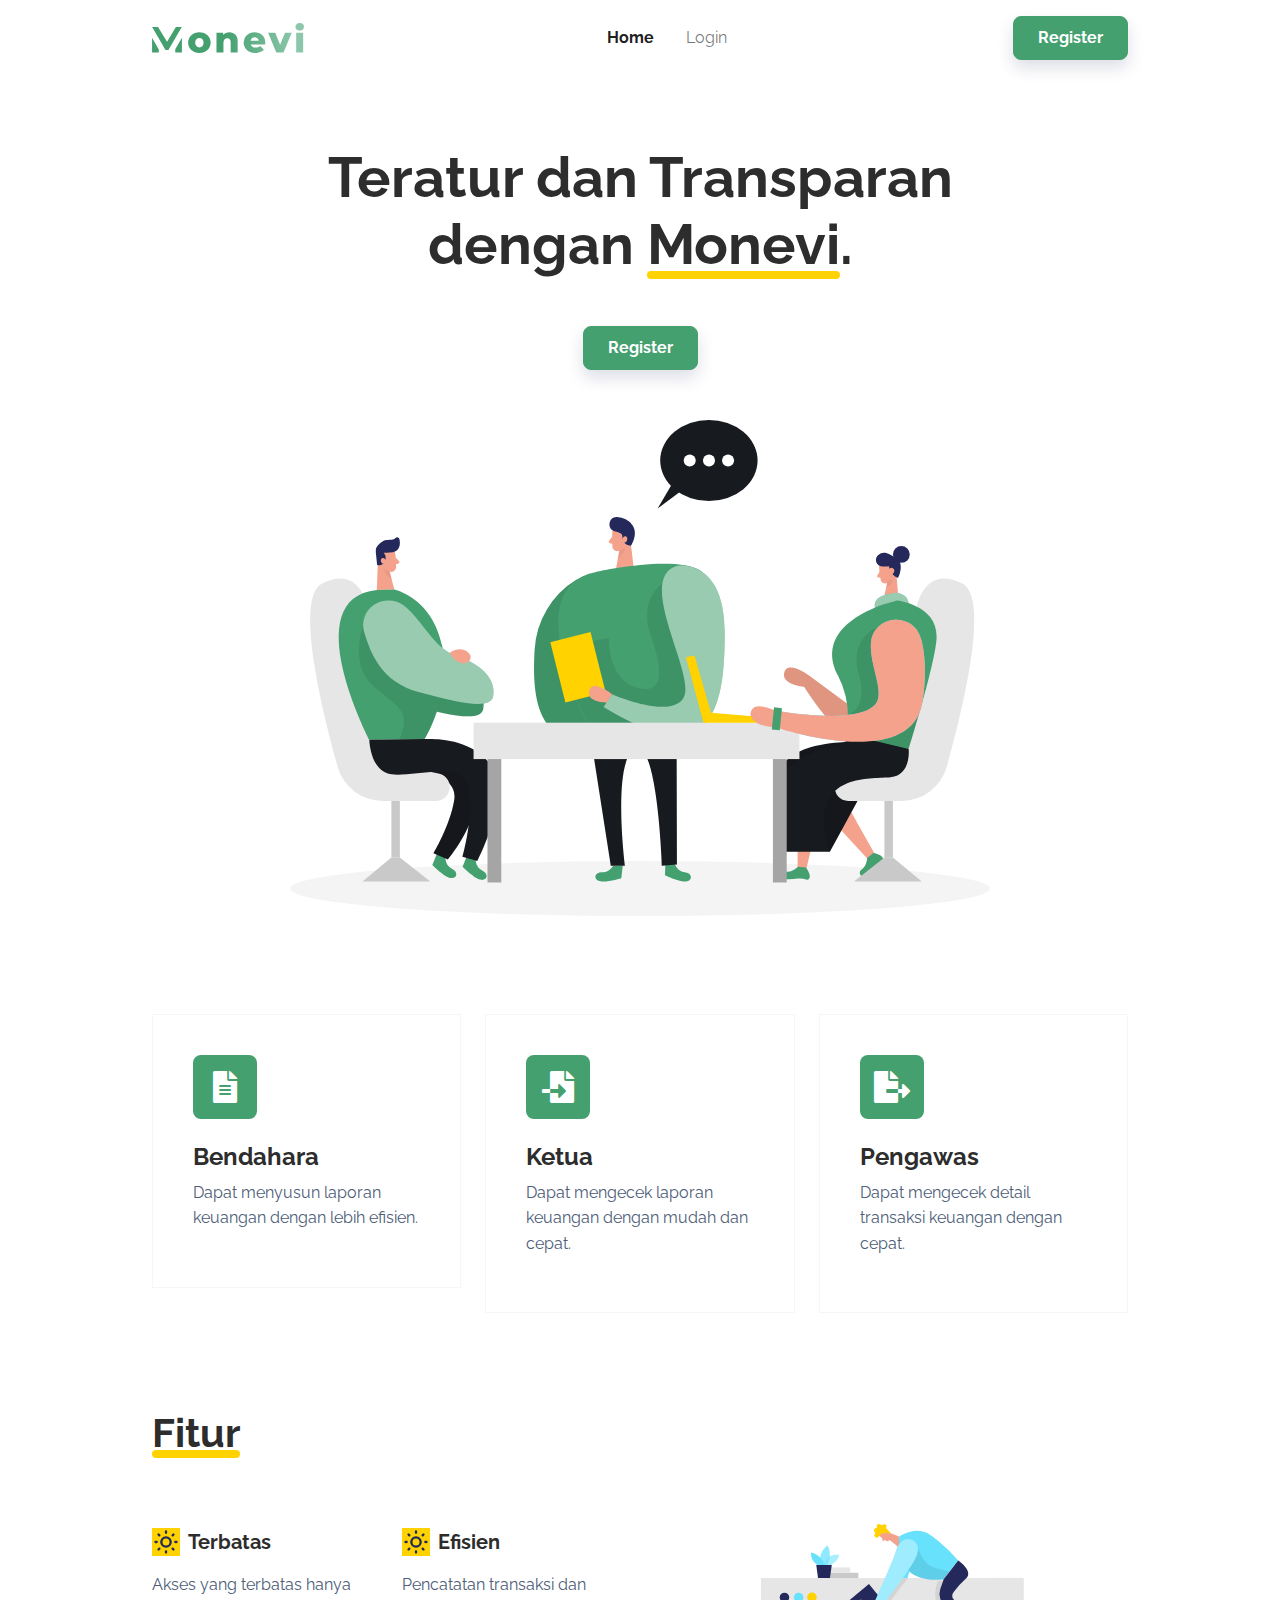
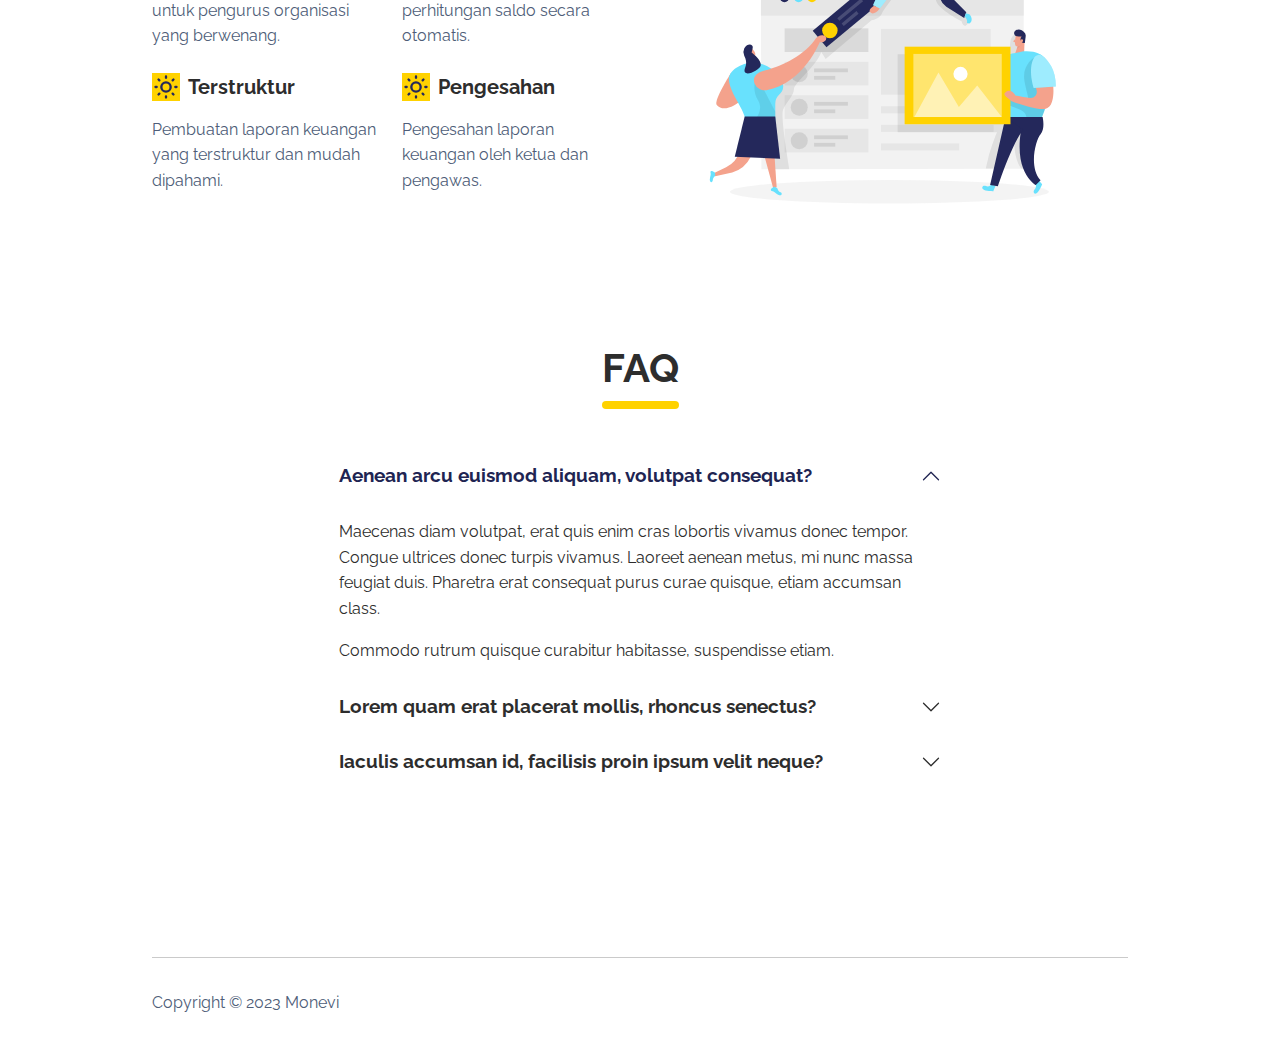
<file: index.html>
<!DOCTYPE html>
<html lang="en">

<head>
    <meta charset="utf-8">
    <meta name="viewport" content="width=device-width, initial-scale=1.0, shrink-to-fit=no">
    <title>Home - Monevi</title>
    <link rel="icon" type="image/x-icon" href="assets/img/logo.svg">
    <link rel="stylesheet" href="assets/bootstrap/css/bootstrap.min.css">
    <link rel="stylesheet" href="https://fonts.googleapis.com/css?family=Raleway:300italic,400italic,600italic,700italic,800italic,400,300,600,700,800&amp;display=swap">
    <link rel="stylesheet" href="assets/fonts/fontawesome-all.min.css">
</head>

<body>
    <nav class="navbar navbar-light navbar-expand-md fixed-top navbar-shrink py-3" id="mainNav">
        <div class="container"><a class="navbar-brand d-flex align-items-center" href="/"><img style="height: 30px;" src="assets/img/logo-full.svg"/></a><button data-bs-toggle="collapse" class="navbar-toggler" data-bs-target="#navcol-1"><span class="visually-hidden">Toggle navigation</span><span class="navbar-toggler-icon"></span></button>
            <div class="collapse navbar-collapse" id="navcol-1">
                <ul class="navbar-nav mx-auto">
                    <li class="nav-item"><a class="nav-link active" href="index.html">Home</a></li>
                    <li class="nav-item"><a class="nav-link" href="auth-login.html">Login</a></li>
                </ul><a class="btn btn-primary shadow" role="button" href="auth-register.html">Register</a>
            </div>
        </div>
    </nav>
    <header class="pt-5">
        <div class="container pt-4 pt-xl-5">
            <div class="row pt-5">
                <div class="col-md-8 text-center text-md-start mx-auto">
                    <div class="text-center">
                        <h1 class="display-4 fw-bold mb-5">Teratur dan Transparan dengan&nbsp;<span class="underline">Monevi</span>.</h1>
                        <p></p>
                        <a class="btn btn-primary shadow" role="button" href="auth-register.html">Register</a>
                    </div>
                </div>
                <div class="col-12 col-lg-10 mx-auto">
                    <div class="text-center position-relative"><img class="img-fluid" src="assets/img/illustrations/meeting.svg" style="width: 800px; padding: 50px;"></div>
                </div>
            </div>
        </div>
    </header>
    <section>
        <div class="container py-4 py-xl-5">
            <div class="row gy-4 row-cols-1 row-cols-md-2 row-cols-lg-3">
                <div class="col">
                    <div class="card border-light border-1 d-flex justify-content-center p-4">
                        <div class="card-body">
                            <div class="bs-icon-lg bs-icon-rounded bs-icon-secondary d-flex flex-shrink-0 justify-content-center align-items-center d-inline-block mb-4 bs-icon"><i class="fas fa-file-alt"></i></div>
                            <div>
                                <h4 class="fw-bold">Bendahara</h4>
                                <p class="text-muted">Dapat menyusun laporan keuangan dengan lebih efisien.</p>
                            </div>
                        </div>
                    </div>
                </div>
                <div class="col">
                    <div class="card border-light border-1 d-flex justify-content-center p-4">
                        <div class="card-body">
                            <div class="bs-icon-lg bs-icon-rounded bs-icon-secondary d-flex flex-shrink-0 justify-content-center align-items-center d-inline-block mb-4 bs-icon"><i class="fas fa-file-import"></i></div>
                                <div>
                                    <h4 class="fw-bold">Ketua</h4>
                                    <p class="text-muted">Dapat mengecek laporan keuangan dengan mudah dan cepat.</p>
                                </div>
                        </div>
                    </div>
                </div>
                <div class="col">
                    <div class="card border-light border-1 d-flex justify-content-center p-4">
                        <div class="card-body">
                            <div class="bs-icon-lg bs-icon-rounded bs-icon-secondary d-flex flex-shrink-0 justify-content-center align-items-center d-inline-block mb-4 bs-icon"><i class="fas fa-file-export"></i></div>
                                <div>
                                    <h4 class="fw-bold">Pengawas</h4>
                                    <p class="text-muted">Dapat mengecek detail transaksi keuangan dengan cepat.</p>
                                </div>
                        </div>
                    </div>
                </div>
            </div>
        </div>
    </section>
    <section>
        <div class="container py-4 py-xl-5">
            <div class="row">
                <div class="col-md-6">
                    <h3 class="display-6 fw-bold pb-md-4"><span class="underline">Fitur</span></h3>
                </div>
            </div>
            <div class="row gy-4 gy-md-0">
                <div class="col-md-6 d-flex d-sm-flex d-md-flex justify-content-center align-items-center justify-content-md-start align-items-md-center justify-content-xl-center">
                    <div>
                        <div class="row gy-2 row-cols-1 row-cols-sm-2">
                            <div class="col text-center text-md-start">
                                <div class="d-flex justify-content-center align-items-center justify-content-md-start"><svg xmlns="http://www.w3.org/2000/svg" width="1em" height="1em" viewBox="0 0 24 24" stroke-width="2" stroke="currentColor" fill="none" stroke-linecap="round" stroke-linejoin="round" class="icon icon-tabler icon-tabler-sun fs-3 text-primary bg-warning">
                                        <path stroke="none" d="M0 0h24v24H0z" fill="none"></path>
                                        <circle cx="12" cy="12" r="4"></circle>
                                        <path d="M3 12h1m8 -9v1m8 8h1m-9 8v1m-6.4 -15.4l.7 .7m12.1 -.7l-.7 .7m0 11.4l.7 .7m-12.1 -.7l-.7 .7"></path>
                                    </svg>
                                    <h5 class="fw-bold mb-0 ms-2">Terbatas</h5>
                                </div>
                                <p class="text-muted my-3">Akses yang terbatas hanya untuk pengurus organisasi yang berwenang.</p>
                            </div>
                            <div class="col text-center text-md-start">
                                <div class="d-flex justify-content-center align-items-center justify-content-md-start"><svg xmlns="http://www.w3.org/2000/svg" width="1em" height="1em" viewBox="0 0 24 24" stroke-width="2" stroke="currentColor" fill="none" stroke-linecap="round" stroke-linejoin="round" class="icon icon-tabler icon-tabler-sun fs-3 text-primary bg-warning">
                                        <path stroke="none" d="M0 0h24v24H0z" fill="none"></path>
                                        <circle cx="12" cy="12" r="4"></circle>
                                        <path d="M3 12h1m8 -9v1m8 8h1m-9 8v1m-6.4 -15.4l.7 .7m12.1 -.7l-.7 .7m0 11.4l.7 .7m-12.1 -.7l-.7 .7"></path>
                                    </svg>
                                    <h5 class="fw-bold mb-0 ms-2">Efisien</h5>
                                </div>
                                <p class="text-muted my-3">Pencatatan transaksi dan perhitungan saldo secara otomatis.</p>
                            </div>
                            <div class="col text-center text-md-start">
                                <div class="d-flex justify-content-center align-items-center justify-content-md-start"><svg xmlns="http://www.w3.org/2000/svg" width="1em" height="1em" viewBox="0 0 24 24" stroke-width="2" stroke="currentColor" fill="none" stroke-linecap="round" stroke-linejoin="round" class="icon icon-tabler icon-tabler-sun fs-3 text-primary bg-warning">
                                        <path stroke="none" d="M0 0h24v24H0z" fill="none"></path>
                                        <circle cx="12" cy="12" r="4"></circle>
                                        <path d="M3 12h1m8 -9v1m8 8h1m-9 8v1m-6.4 -15.4l.7 .7m12.1 -.7l-.7 .7m0 11.4l.7 .7m-12.1 -.7l-.7 .7"></path>
                                    </svg>
                                    <h5 class="fw-bold mb-0 ms-2">Terstruktur</h5>
                                </div>
                                <p class="text-muted my-3">Pembuatan laporan keuangan yang terstruktur dan mudah dipahami.</p>
                            </div>
                            <div class="col text-center text-md-start">
                                <div class="d-flex justify-content-center align-items-center justify-content-md-start"><svg xmlns="http://www.w3.org/2000/svg" width="1em" height="1em" viewBox="0 0 24 24" stroke-width="2" stroke="currentColor" fill="none" stroke-linecap="round" stroke-linejoin="round" class="icon icon-tabler icon-tabler-sun fs-3 text-primary bg-warning">
                                        <path stroke="none" d="M0 0h24v24H0z" fill="none"></path>
                                        <circle cx="12" cy="12" r="4"></circle>
                                        <path d="M3 12h1m8 -9v1m8 8h1m-9 8v1m-6.4 -15.4l.7 .7m12.1 -.7l-.7 .7m0 11.4l.7 .7m-12.1 -.7l-.7 .7"></path>
                                    </svg>
                                    <h5 class="fw-bold mb-0 ms-2">Pengesahan</h5>
                                </div>
                                <p class="text-muted my-3">Pengesahan laporan keuangan oleh ketua dan pengawas.</p>
                            </div>
                        </div>
                    </div>
                </div>
                <div class="col-md-6 order-first order-md-last">
                    <div><img class="rounded img-fluid w-100 fit-cover" style="min-height: 300px;" src="assets/img/illustrations/teamwork.svg"></div>
                </div>
            </div>
        </div>
    </section>
    <section class="py-4 py-xl-5 mb-5">
        <div class="container">
            <div class="row mb-2">
                <div class="col-md-8 col-xl-6 text-center mx-auto">
                    <h2 class="display-6 fw-bold mb-5"><span class="pb-3 underline">FAQ<br></span></h2>
                </div>
            </div>
            <div class="row mb-2">
                <div class="col-md-8 mx-auto">
                    <div class="accordion text-muted" role="tablist" id="accordion-1">
                        <div class="accordion-item">
                            <h2 class="accordion-header" role="tab"><button class="accordion-button" type="button" data-bs-toggle="collapse" data-bs-target="#accordion-1 .item-1" aria-expanded="true" aria-controls="accordion-1 .item-1">Aenean arcu euismod aliquam, volutpat consequat?</button></h2>
                            <div class="accordion-collapse collapse show item-1" role="tabpanel" data-bs-parent="#accordion-1">
                                <div class="accordion-body">
                                    <p>Maecenas diam volutpat, erat quis enim cras lobortis vivamus donec tempor. Congue ultrices donec turpis vivamus. Laoreet aenean metus, mi nunc massa feugiat duis. Pharetra erat consequat purus curae quisque, etiam accumsan class.</p>
                                    <p class="mb-0">Commodo rutrum quisque curabitur habitasse, suspendisse etiam.</p>
                                </div>
                            </div>
                        </div>
                        <div class="accordion-item">
                            <h2 class="accordion-header" role="tab"><button class="accordion-button collapsed" type="button" data-bs-toggle="collapse" data-bs-target="#accordion-1 .item-2" aria-expanded="false" aria-controls="accordion-1 .item-2">Lorem quam erat placerat mollis, rhoncus senectus?</button></h2>
                            <div class="accordion-collapse collapse item-2" role="tabpanel" data-bs-parent="#accordion-1">
                                <div class="accordion-body">
                                    <p class="mb-0">Nullam id dolor id nibh ultricies vehicula ut id elit. Cras justo odio, dapibus ac facilisis in, egestas eget quam. Donec id elit non mi porta gravida at eget metus.</p>
                                </div>
                            </div>
                        </div>
                        <div class="accordion-item">
                            <h2 class="accordion-header" role="tab"><button class="accordion-button collapsed" type="button" data-bs-toggle="collapse" data-bs-target="#accordion-1 .item-3" aria-expanded="false" aria-controls="accordion-1 .item-3">Iaculis accumsan id, facilisis proin ipsum velit neque?</button></h2>
                            <div class="accordion-collapse collapse item-3" role="tabpanel" data-bs-parent="#accordion-1">
                                <div class="accordion-body">
                                    <p class="mb-0">Nullam id dolor id nibh ultricies vehicula ut id elit. Cras justo odio, dapibus ac facilisis in, egestas eget quam. Donec id elit non mi porta gravida at eget metus.</p>
                                </div>
                            </div>
                        </div>
                    </div>
                </div>
            </div>
        </div>
    </section>
    <footer>
        <div class="container py-4 py-lg-5">
            <hr>
            <div class="text-muted d-flex justify-content-between align-items-center pt-3">
                <p class="mb-0">Copyright © 2023 Monevi</p>
            </div>
        </div>
    </footer>
    <script src="assets/bootstrap/js/bootstrap.min.js"></script>
    <script>
        (function() {
            "use strict"; // Start of use strict

            var mainNav = document.querySelector('#mainNav');

            if (mainNav) {

                // Collapse Navbar
                var collapseNavbar = function() {

                var scrollTop = (window.pageYOffset !== undefined) ? window.pageYOffset : (document.documentElement || document.body.parentNode || document.body).scrollTop;

                if (scrollTop > 100) {
                    mainNav.classList.add("navbar-shrink");
                } else {
                    mainNav.classList.remove("navbar-shrink");
                }
                };
                // Collapse now if page is not at top
                collapseNavbar();
                // Collapse the navbar when page is scrolled
                document.addEventListener("scroll", collapseNavbar);
            }

            })(); // End of use strict
    </script>
    
</body>

</html>
</file>
